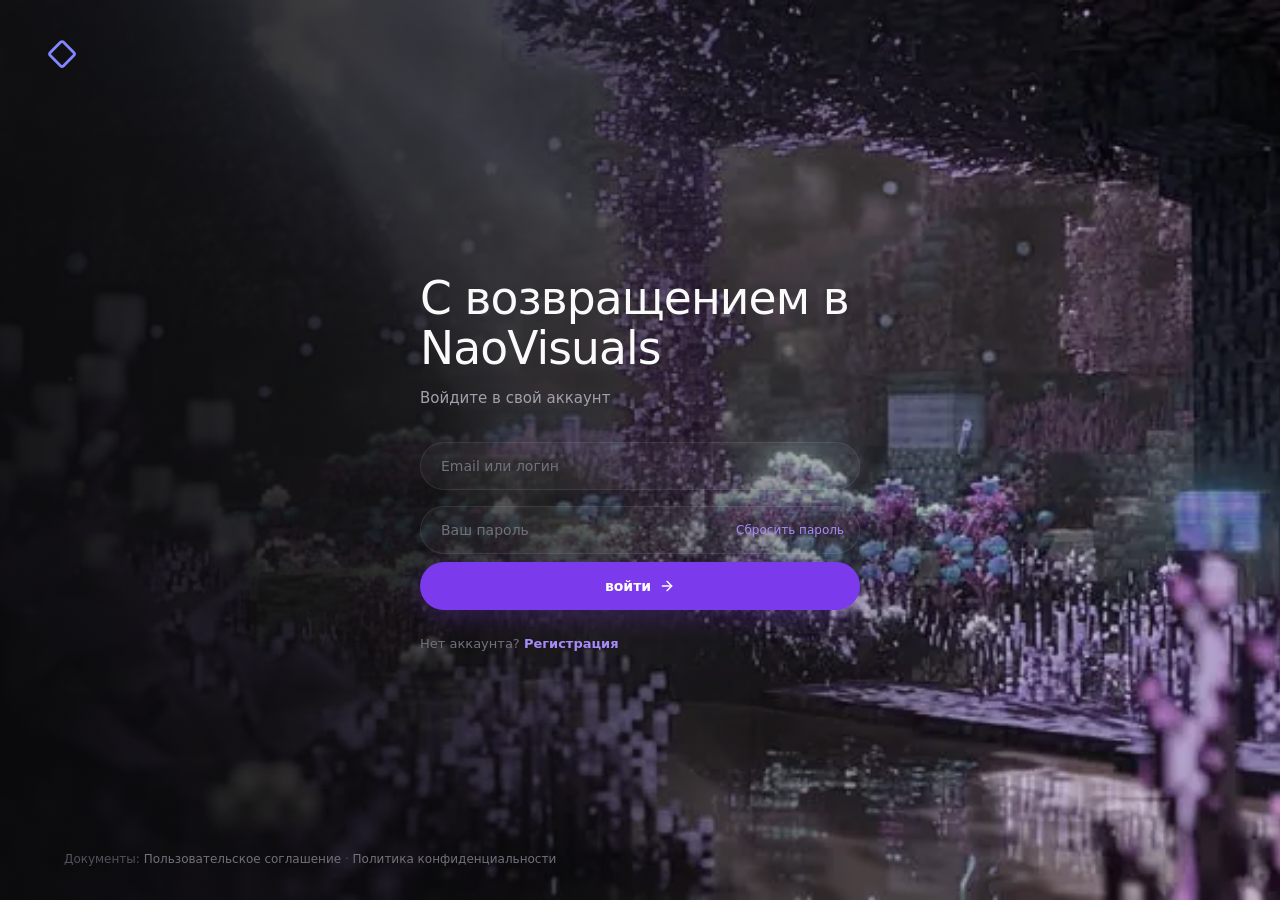
<file: auth.html>
﻿<!DOCTYPE html>
<html lang="en" class="dark">
<head><style>
@keyframes fadeInUp{from{opacity:0;transform:translateY(40px);filter:blur(4px)}to{opacity:1;transform:translateY(0) translateZ(0);filter:blur(0)}}
@keyframes fadeIn{from{opacity:0}to{opacity:1}}
</style>
<!-- by https://t.me/darkvibe -->
<meta charset="UTF-8">
<meta name="viewport" content="width=device-width, initial-scale=1, maximum-scale=1">
<meta name="theme-color" content="#09090b">
<title>Sign in | NaoVisuals — Premium DLC</title>
<link rel="icon" href="auth_files/explogo.svg">
<link rel="stylesheet" href="auth_files/d3b04696b5f13553.css">
<link rel="stylesheet" href="auth_files/e40074f82c91f54a.css">
<link rel="stylesheet" href="auth_files/22210f07b4ffce21.css">
<style>
body{margin:0;min-height:100vh;background:#0a0a0c;color:#e2e8f0;font-family:system-ui,-apple-system,sans-serif;overflow-x:hidden;overflow-y:auto}
.rel{position:relative;min-height:100vh;width:100%;overflow:hidden;background:#0a0a0c}
.bg-wrap{position:absolute;inset:0}
.bg-img{width:100%;height:100%;object-fit:cover;object-position:center}
.overlay{position:relative;z-index:1;display:flex;min-height:100vh;flex-direction:column;padding:40px 48px}
.gradient{position:absolute;inset:0;background:linear-gradient(to right,rgba(10,10,12,.92) 0%,rgba(10,10,12,.74) 34%,rgba(10,10,12,.36) 58%,transparent 82%)}
.content{position:relative;z-index:2;display:flex;flex-direction:column;padding:48px 40px 48px 64px;min-height:100vh}
.logo{display:inline-block;margin-bottom:auto}
.logo img{width:28px;height:28px}
.form-area{flex:1;display:flex;align-items:center;justify-content:center;padding:24px 0}
.form-wrap{width:100%;max-width:440px}
h1{font-size:clamp(2rem,4.5vw,2.85rem);font-weight:400;line-height:1.1;letter-spacing:-.02em;color:#fafafa;margin-bottom:12px;display:flex;flex-wrap:wrap}
h1 span{display:inline-block}
.subtitle{font-size:15px;color:#a1a1aa;line-height:1.6;margin-bottom:32px}
.inp{width:100%;height:48px;border-radius:9999px;border:1px solid rgba(255,255,255,.08);background:rgba(255,255,255,.04);padding:0 20px;color:#fafafa;font-size:14px;outline:none;transition:border-color .2s,background .2s}
.inp::placeholder{color:#71717a}
.inp:focus{border-color:rgba(255,255,255,.18);background:rgba(255,255,255,.07)}
.pw-wrap{position:relative}
.pw-wrap .inp{padding-right:140px}
.rst{position:absolute;right:16px;top:50%;transform:translateY(-50%);color:#a78bfa;font-size:12px;background:none;border:none;cursor:pointer;transition:color .2s}
.rst:hover{color:#c4b5fd}
.sub-btn{width:100%;height:48px;border-radius:9999px;background:#7c3aed;color:#fff;border:none;font-size:14px;font-weight:600;cursor:pointer;margin-top:8px;display:inline-flex;align-items:center;justify-content:center;gap:8px;box-shadow:0 8px 24px rgba(124,58,237,.25);transition:all .2s}
.sub-btn:hover{background:#6d28d9;box-shadow:0 12px 32px rgba(124,58,237,.3)}
.sub-btn svg{width:16px;height:16px;transition:transform .2s}
.sub-btn:hover svg{transform:translateX(2px)}
.switch{margin-top:24px;font-size:13px;color:#71717a}
.switch button{font-weight:600;color:#a78bfa;background:none;border:none;cursor:pointer;font-size:13px;transition:color .2s}
.switch button:hover{color:#c4b5fd}
.error{color:#f87171;font-size:13px;margin-bottom:16px;text-align:center}
.footer{position:absolute;bottom:32px;left:64px;z-index:2;font-size:12px;color:#52525b}
.footer a{color:#71717a;text-decoration:none;transition:color .2s}
.footer a:hover{color:#e2e8f0}
.form-box{display:none}
.form-box.active{display:block}
@media (max-width:640px){.overlay{padding:24px 20px}.footer{left:20px;bottom:20px}h1{font-size:clamp(1.5rem,7vw,2.2rem)}.pw-wrap .inp{padding-right:110px}}
@media (max-height:640px){.overlay{padding-top:20px;padding-bottom:20px}.logo{display:none}}
</style>

<style id="nao-ui-style">
html,body{overflow-x:hidden}
img{max-width:100%;height:auto}
#naoUI{font-family:system-ui,-apple-system,'Segoe UI',Roboto,Arial,sans-serif}
#naoAuthBtn{position:fixed;top:12px;right:16px;z-index:2147483000;display:flex;align-items:center;gap:8px}
#naoAuthBtn button,#naoAuthBtn a{cursor:pointer;font-size:13px;font-weight:600;color:#c4b5fd;text-decoration:none;background:rgba(124,58,237,.15);border:1px solid rgba(124,58,237,.32);padding:7px 15px;border-radius:999px;font-family:inherit;-webkit-backdrop-filter:blur(8px);backdrop-filter:blur(8px)}
#naoAuthBtn button:hover,#naoAuthBtn a:hover{background:rgba(124,58,237,.3)}
#naoAuthBtn .nao-out{color:#f87171;background:none;border:none;font-weight:500;font-size:12px;opacity:.85;padding:7px 6px}
#naoOverlay{position:fixed;inset:0;z-index:2147483647;display:none;overflow-y:auto;-webkit-overflow-scrolling:touch;background:rgba(3,3,6,.82);backdrop-filter:blur(8px)}
#naoOverlay.open{display:block}
.nao-center{min-height:100%;display:flex;align-items:center;justify-content:center;padding:22px 16px}
.nao-modal{position:relative;width:100%;max-width:380px;margin:auto;background:linear-gradient(165deg,#15151b 0%,#0b0b0e 60%);border:1px solid rgba(255,255,255,.09);border-radius:18px;padding:26px 24px 24px;color:#e4e4e7;box-shadow:0 30px 90px rgba(0,0,0,.65)}
.nao-brand{display:flex;align-items:center;gap:10px;margin:0 34px 18px 0}
.nao-brand .nao-dot{width:26px;height:26px;border-radius:8px;background:linear-gradient(150deg,#a78bfa,#7c3aed);box-shadow:0 0 18px rgba(124,58,237,.6)}
.nao-brand b{font-size:16px;letter-spacing:.2px;color:#f4f4f5}
#naoClose{position:absolute;top:12px;right:14px;width:30px;height:30px;display:flex;align-items:center;justify-content:center;background:rgba(255,255,255,.05);border:1px solid rgba(255,255,255,.07);border-radius:8px;color:#9a9aa5;font-size:18px;line-height:1;cursor:pointer}
#naoClose:hover{color:#fff;background:rgba(255,255,255,.1)}
.nao-tabs{display:flex;gap:6px;background:rgba(255,255,255,.04);border-radius:11px;padding:4px;margin-bottom:18px}
.nao-tab{flex:1;cursor:pointer;border:none;background:none;font-family:inherit;font-size:13px;font-weight:600;color:#8a8a95;padding:9px;border-radius:8px;transition:.15s}
.nao-tab.active{background:rgba(124,58,237,.24);color:#c4b5fd}
.nao-field{display:flex;flex-direction:column;gap:6px;margin-bottom:12px}
.nao-field label{font-size:12px;color:#a1a1aa}
.nao-field input{width:100%;box-sizing:border-box;background:rgba(255,255,255,.04);border:1px solid rgba(255,255,255,.09);border-radius:10px;padding:11px 13px;color:#f4f4f5;font-size:14px;outline:none;font-family:inherit;-webkit-appearance:none}
.nao-field input:focus{border-color:rgba(124,58,237,.6);background:rgba(124,58,237,.06)}
.nao-primary{width:100%;cursor:pointer;font-family:inherit;font-size:14px;font-weight:600;color:#fff;background:linear-gradient(150deg,#8b5cf6,#6d28d9);border:none;border-radius:10px;padding:12px;margin-top:4px}
.nao-primary:hover{filter:brightness(1.12)}
.nao-msg{min-height:16px;font-size:12px;margin:2px 0 6px}
.nao-row{display:flex;justify-content:space-between;gap:12px;padding:10px 0;border-bottom:1px solid rgba(255,255,255,.06);font-size:13px}
.nao-row span:first-child{color:#a1a1aa}
.nao-row span:last-child{color:#f4f4f5;font-weight:600;text-align:right;word-break:break-word}
.nao-actions{display:flex;gap:8px;margin-top:18px}
.nao-btn{flex:1;cursor:pointer;font-family:inherit;font-size:13px;font-weight:600;color:#c4b5fd;background:rgba(124,58,237,.16);border:1px solid rgba(124,58,237,.3);border-radius:10px;padding:11px}
.nao-btn:hover{background:rgba(124,58,237,.28)}
.nao-btn.danger{color:#f87171;border-color:rgba(248,113,113,.3);background:rgba(248,113,113,.1)}
#naoMobileNav{position:fixed;left:0;right:0;bottom:0;z-index:2147482000;display:none;justify-content:space-around;align-items:center;padding:8px 6px calc(8px + env(safe-area-inset-bottom));background:rgba(9,9,12,.98);backdrop-filter:blur(14px);border-top:1px solid rgba(255,255,255,.07)}
#naoMobileNav a{flex:1;text-align:center;font-family:system-ui,sans-serif;font-size:11px;font-weight:600;color:#a1a1aa;text-decoration:none;padding:6px 2px}
#naoMobileNav a:active{color:#c4b5fd}
@media (max-width:767px){#naoMobileNav{display:flex}body{padding-bottom:62px!important}}
@media (max-width:480px){#naoAuthBtn{top:10px;right:10px}.nao-modal{padding:22px 18px;border-radius:16px}.nao-brand b{font-size:15px}}
</style>
<meta http-equiv="Cache-Control" content="no-cache, no-store, must-revalidate"><meta http-equiv="Pragma" content="no-cache"><meta http-equiv="Expires" content="0"></head>
<!-- by https://t.me/darkvibe -->
<body>
<div class="rel">
  <div class="bg-wrap"><img class="bg-img" src="auth_files/logpage.webp" alt=""></div>
  <div class="gradient"></div>
  <div class="overlay">
    <a class="logo" href="index.html"><img src="auth_files/explogo.svg" alt="NaoVisuals"></a>
    <div class="form-area">
      <div class="form-wrap">
        <h1 id="title"><span>С возвращением в </span><span>NaoVisuals</span></h1>
        <p class="subtitle" id="sub">Войдите в свой аккаунт</p>
        <div class="error" id="err" style="display:none"></div>

        <div class="form-box active" id="f_login">
          <form onsubmit="return naoSubmit(event)">
            <input type="hidden" name="action" value="login">
            <div style="margin-bottom:16px"><input class="inp" type="text" name="username" placeholder="Email или логин" required></div>
            <div class="pw-wrap" style="margin-bottom:0"><input class="inp" type="password" name="password" placeholder="Ваш пароль" required><button class="rst" type="button" onclick="this.closest('form').reset()">Сбросить пароль</button></div>
            <button class="sub-btn" type="submit"><span>войти</span><svg xmlns="http://www.w3.org/2000/svg" width="24" height="24" viewBox="0 0 24 24" fill="none" stroke="currentColor" stroke-width="2" stroke-linecap="round" stroke-linejoin="round"><path d="M5 12h14"/><path d="m12 5 7 7-7 7"/></svg></button>
          </form>
        </div>

        <div class="form-box" id="f_reg">
          <form onsubmit="return naoSubmit(event)">
            <input type="hidden" name="action" value="register">
            <div style="margin-bottom:16px"><input class="inp" type="text" name="username" placeholder="Имя пользователя" required></div>
            <div style="margin-bottom:16px"><input class="inp" type="email" name="email" placeholder="Email" required></div>
            <div style="margin-bottom:0"><input class="inp" type="password" name="password" placeholder="Пароль" required minlength="4"></div>
            <button class="sub-btn" type="submit"><span>создать аккаунт</span><svg xmlns="http://www.w3.org/2000/svg" width="24" height="24" viewBox="0 0 24 24" fill="none" stroke="currentColor" stroke-width="2" stroke-linecap="round" stroke-linejoin="round"><path d="M5 12h14"/><path d="m12 5 7 7-7 7"/></svg></button>
          </form>
        </div>

        <p class="switch"><span id="sw_l">Нет аккаунта? </span><button id="sw_b" onclick="sw()">Регистрация</button></p>
      </div>
    </div>
    <div class="footer">Документы: <a href="documents.html">Пользовательское соглашение</a> · <a href="documents.html">Политика конфиденциальности</a></div>
  </div>
</div>
<script>
var lg=true;
function sw(){lg=!lg;document.getElementById('f_login').classList.toggle('active',lg);document.getElementById('f_reg').classList.toggle('active',!lg);document.getElementById('title').innerHTML=lg?'<span>С возвращением в </span><span>NaoVisuals</span>':'<span>Регистрация в </span><span>NaoVisuals</span>';document.getElementById('sub').textContent=lg?'Войдите в свой аккаунт':'Создайте новый аккаунт';document.getElementById('sw_l').textContent=lg?'Нет аккаунта? ':'Уже есть аккаунт? ';document.getElementById('sw_b').textContent=lg?'Регистрация':'Войти'}
</script>
<script>
function naoSubmit(ev){
  ev.preventDefault();
  var f=ev.target, act=f.querySelector('input[name=action]').value;
  var err=document.getElementById('err');
  function show(t,ok){err.textContent=t;err.style.display='block';err.style.color=ok?'#4ade80':'#f87171';}
  function loadUsers(){try{return JSON.parse(localStorage.getItem('nao_users'))||{};}catch(e){return {};}}
  function saveUsers(u){localStorage.setItem('nao_users',JSON.stringify(u));}
  function hash(salt,pw){var s=salt+'::'+pw,h=0x811c9dc5;for(var i=0;i<s.length;i++){h^=s.charCodeAt(i);h=Math.imul(h,16777619)>>>0;}return ('00000000'+h.toString(16)).slice(-8)+s.length.toString(16);}
  var us=loadUsers(), k;
  if(act==='login'){
    var iv=f.querySelector('input[name=username]').value.trim();
    var pwv=f.querySelector('input[name=password]').value;
    var u=null;
    for(var k in us){if(us[k].username.toLowerCase()===iv.toLowerCase()||(us[k].email||'').toLowerCase()===iv.toLowerCase()){u=us[k];break;}}
    if(!u){show('Пользователь не найден');return false;}
    if(hash(u.salt,pwv)!==u.hash){show('Неверный пароль');return false;}
    localStorage.setItem('nao_session',u.username);
    show('Успешный вход! Перенаправляем…',true);
    setTimeout(function(){location.href='index.html';},500);
    return false;
  }
  var un=f.querySelector('input[name=username]').value.trim();
  var em=f.querySelector('input[name=email]').value.trim();
  var pw=f.querySelector('input[name=password]').value;
  if(!un||!em||!pw){show('Заполните все поля');return false;}
  if(!/^[^@\s]+@[^@\s]+\.[^@\s]+$/.test(em)){show('Некорректный email');return false;}
  if(pw.length<4){show('Пароль слишком короткий (мин. 4)');return false;}
  for(var k2 in us){if(us[k2].username.toLowerCase()===un.toLowerCase()){show('Логин уже занят');return false;}if((us[k2].email||'').toLowerCase()===em.toLowerCase()){show('Почта уже используется');return false;}}
  var salt=Math.random().toString(36).slice(2);
  us[un]={username:un,email:em,salt:salt,hash:hash(salt,pw),created:Date.now(),sub:null,hwid:'NVV-'+Math.random().toString(36).slice(2,10).toUpperCase()};
  saveUsers(us);
  localStorage.setItem('nao_session',un);
  show('Аккаунт создан! Перенаправляем…',true);
  setTimeout(function(){location.href='index.html';},600);
  return false;
}
</script>
<div id="naoOverlay"><div class="nao-center"><div class="nao-modal"><button id="naoClose" data-act="close" aria-label="Закрыть">&times;</button><div class="nao-brand"><span class="nao-dot"></span><b>NaoVisuals</b></div><div id="naoAuthView"><div class="nao-tabs"><button class="nao-tab active" data-tab="login">Вход</button><button class="nao-tab" data-tab="register">Регистрация</button></div><div id="naoPaneLogin"><div class="nao-field"><label>Логин или email</label><input id="naoLoginId" autocomplete="username"></div><div class="nao-field"><label>Пароль</label><input id="naoLoginPw" type="password" autocomplete="current-password"></div><div class="nao-msg" id="naoLoginErr"></div><button class="nao-primary" data-act="login">Войти</button></div><div id="naoPaneReg" hidden><div class="nao-field"><label>Логин</label><input id="naoRegUn" autocomplete="username"></div><div class="nao-field"><label>Email</label><input id="naoRegEm" type="email" autocomplete="email"></div><div class="nao-field"><label>Пароль</label><input id="naoRegPw" type="password" autocomplete="new-password"></div><div class="nao-field"><label>Повторите пароль</label><input id="naoRegPw2" type="password" autocomplete="new-password"></div><div class="nao-msg" id="naoRegErr"></div><button class="nao-primary" data-act="register">Создать аккаунт</button></div></div><div id="naoProfileView" hidden><div class="nao-row"><span>Логин</span><span id="pLogin">—</span></div><div class="nao-row"><span>Email</span><span id="pEmail">—</span></div><div class="nao-row"><span>Дата регистрации</span><span id="pCreated">—</span></div><div class="nao-row"><span>Подписка</span><span id="pSub">Нет подписки</span></div><div class="nao-row"><span>HWID</span><span id="pHwid">—</span></div><div class="nao-row"><span>Аккаунтов</span><span id="pCount">0</span></div><div class="nao-actions"><button class="nao-btn" data-act="changepw">Сменить пароль</button><button class="nao-btn danger" data-act="logout">Выйти</button></div></div></div></div></div><nav id="naoMobileNav"><a href="index.html">Главная</a><a href="purchase.html">Покупка</a><a href="documents.html">Документы</a><a href="account.html">Профиль</a></nav></div>
<script id="nao-ui-script">
(function(){if(document.getElementById('__auth_panel'))return;var USERS='nao_users',SESS='nao_session';function id(x){return document.getElementById(x);}function loadUsers(){try{return JSON.parse(localStorage.getItem(USERS))||{};}catch(e){return {};}}function saveUsers(u){localStorage.setItem(USERS,JSON.stringify(u));}function hash(salt,pw){var str=salt+'::'+pw,h=0x811c9dc5;for(var i=0;i<str.length;i++){h^=str.charCodeAt(i);h=Math.imul(h,16777619)>>>0;}return ('00000000'+h.toString(16)).slice(-8)+str.length.toString(16);}function esc(x){return String(x).replace(/[&<>"]/g,function(c){return {'&':'&amp;','<':'&lt;','>':'&gt;','"':'&quot;'}[c];});}function cur(){return localStorage.getItem(SESS)||'';}function render(){var b=id('naoAuthBtn'),u=cur();b.innerHTML=u?('<a href="#" data-act="open-profile">'+esc(u)+'</a><button class="nao-out" data-act="logout">Выйти</button>'):'<button data-act="open-auth">Войти</button>';}function openO(){id('naoOverlay').classList.add('open');document.documentElement.style.overflow='hidden';}function closeO(){id('naoOverlay').classList.remove('open');document.documentElement.style.overflow='';}function setTab(t){var isL=t==='login';id('naoPaneLogin').hidden=!isL;id('naoPaneReg').hidden=isL;var tabs=document.querySelectorAll('.nao-tab');for(var i=0;i<tabs.length;i++)tabs[i].className='nao-tab'+(tabs[i].getAttribute('data-tab')===t?' active':'');id('naoLoginErr').textContent='';id('naoRegErr').textContent='';}function showAuth(t){id('naoProfileView').hidden=true;id('naoAuthView').hidden=false;setTab(t||'login');openO();}function showProfile(){var u=loadUsers()[cur()];if(!u){localStorage.removeItem(SESS);render();showAuth('login');return;}id('pLogin').textContent=u.username;id('pEmail').textContent=u.email||'—';id('pCreated').textContent=u.created?new Date(u.created).toLocaleString('ru-RU'):'—';id('pSub').textContent=u.sub||'Нет подписки';id('pHwid').textContent=u.hwid||'—';id('pCount').textContent=String(Object.keys(loadUsers()).length);id('naoAuthView').hidden=true;id('naoProfileView').hidden=false;openO();}function msg(i,t,ok){var e=id(i);e.textContent=t;e.style.color=ok?'#4ade80':'#f87171';}document.addEventListener('click',function(ev){var tg=ev.target;if(tg&&(tg.id==='naoOverlay'||tg.className==='nao-center')){closeO();return;}var t=tg.closest?tg.closest('[data-act],[data-tab]'):null;if(!t)return;var tab=t.getAttribute('data-tab');if(tab){ev.preventDefault();setTab(tab);return;}var act=t.getAttribute('data-act');if(act==='open-auth'){ev.preventDefault();showAuth('login');}else if(act==='open-profile'){ev.preventDefault();showProfile();}else if(act==='logout'){ev.preventDefault();localStorage.removeItem(SESS);render();closeO();}else if(act==='close'){ev.preventDefault();closeO();}else if(act==='register'){ev.preventDefault();var un=id('naoRegUn').value.trim(),em=id('naoRegEm').value.trim(),pw=id('naoRegPw').value,pw2=id('naoRegPw2').value;if(!un||!em||!pw){msg('naoRegErr','Заполните все поля');return;}if(!/^[^@\s]+@[^@\s]+\.[^@\s]+$/.test(em)){msg('naoRegErr','Некорректный email');return;}if(pw!==pw2){msg('naoRegErr','Пароли не совпадают');return;}if(pw.length<4){msg('naoRegErr','Пароль слишком короткий (мин. 4)');return;}var us=loadUsers();for(var k in us){if(us[k].username.toLowerCase()===un.toLowerCase()){msg('naoRegErr','Логин уже занят');return;}if((us[k].email||'').toLowerCase()===em.toLowerCase()){msg('naoRegErr','Почта уже используется');return;}}var salt=Math.random().toString(36).slice(2);us[un]={username:un,email:em,salt:salt,hash:hash(salt,pw),created:Date.now(),sub:null,hwid:'NVV-'+Math.random().toString(36).slice(2,10).toUpperCase()};saveUsers(us);localStorage.setItem(SESS,un);render();msg('naoRegErr','Аккаунт создан!',true);setTimeout(showProfile,450);}else if(act==='login'){ev.preventDefault();var iv=id('naoLoginId').value.trim(),p=id('naoLoginPw').value,us=loadUsers(),f=null;for(var k in us){if(us[k].username.toLowerCase()===iv.toLowerCase()||(us[k].email||'').toLowerCase()===iv.toLowerCase()){f=us[k];break;}}if(!f){msg('naoLoginErr','Пользователь не найден');return;}if(hash(f.salt,p)!==f.hash){msg('naoLoginErr','Неверный пароль');return;}localStorage.setItem(SESS,f.username);render();showProfile();}else if(act==='changepw'){ev.preventDefault();var u=loadUsers()[cur()];if(!u)return;var c=prompt('Текущий пароль:');if(c===null)return;if(hash(u.salt,c)!==u.hash){alert('Неверный текущий пароль');return;}var np=prompt('Новый пароль:');if(!np)return;if(np.length<4){alert('Слишком короткий');return;}var u2=loadUsers();u2[u.username].salt=Math.random().toString(36).slice(2);u2[u.username].hash=hash(u2[u.username].salt,np);saveUsers(u2);alert('Пароль изменён');}});document.addEventListener('keydown',function(e){if(e.key==='Escape')closeO();});render();})();</script>
</body>
</html>
</file>
<file: auth_files/e40074f82c91f54a.css>
@font-face{font-family:Onest;font-style:normal;font-weight:100 900;font-display:swap;src:url(/_next/static/media/7bb4ad34d7ebf0d7-s.woff2) format("woff2");unicode-range:u+0460-052f,u+1c80-1c8a,u+20b4,u+2de0-2dff,u+a640-a69f,u+fe2e-fe2f}@font-face{font-family:Onest;font-style:normal;font-weight:100 900;font-display:swap;src:url(/_next/static/media/c1f853e4758089a8-s.p.woff2) format("woff2");unicode-range:u+0301,u+0400-045f,u+0490-0491,u+04b0-04b1,u+2116}@font-face{font-family:Onest;font-style:normal;font-weight:100 900;font-display:swap;src:url(/_next/static/media/4c4943bfceab8361-s.woff2) format("woff2");unicode-range:u+0100-02ba,u+02bd-02c5,u+02c7-02cc,u+02ce-02d7,u+02dd-02ff,u+0304,u+0308,u+0329,u+1d00-1dbf,u+1e00-1e9f,u+1ef2-1eff,u+2020,u+20a0-20ab,u+20ad-20c0,u+2113,u+2c60-2c7f,u+a720-a7ff}@font-face{font-family:Onest;font-style:normal;font-weight:100 900;font-display:swap;src:url(/_next/static/media/6e50af2f4c313e23-s.p.woff2) format("woff2");unicode-range:u+00??,u+0131,u+0152-0153,u+02bb-02bc,u+02c6,u+02da,u+02dc,u+0304,u+0308,u+0329,u+2000-206f,u+20ac,u+2122,u+2191,u+2193,u+2212,u+2215,u+feff,u+fffd}@font-face{font-family:Onest Fallback;src:local("Arial");ascent-override:92.20%;descent-override:28.99%;line-gap-override:0.00%;size-adjust:105.20%}.__className_796408{font-family:Onest,Onest Fallback;font-style:normal}.__variable_796408{--font-sans:"Onest","Onest Fallback"}@font-face{font-family:Fira Code;font-style:normal;font-weight:300 700;font-display:swap;src:url(/_next/static/media/999e639cd9d85971-s.woff2) format("woff2");unicode-range:u+0460-052f,u+1c80-1c8a,u+20b4,u+2de0-2dff,u+a640-a69f,u+fe2e-fe2f}@font-face{font-family:Fira Code;font-style:normal;font-weight:300 700;font-display:swap;src:url(/_next/static/media/9af6411484c7e20a-s.woff2) format("woff2");unicode-range:u+0301,u+0400-045f,u+0490-0491,u+04b0-04b1,u+2116}@font-face{font-family:Fira Code;font-style:normal;font-weight:300 700;font-display:swap;src:url(/_next/static/media/e6b5cfd5a74e1cae-s.woff2) format("woff2");unicode-range:u+1f??}@font-face{font-family:Fira Code;font-style:normal;font-weight:300 700;font-display:swap;src:url(/_next/static/media/6aacc40b7795b725-s.woff2) format("woff2");unicode-range:u+0370-0377,u+037a-037f,u+0384-038a,u+038c,u+038e-03a1,u+03a3-03ff}@font-face{font-family:Fira Code;font-style:normal;font-weight:300 700;font-display:swap;src:url(/_next/static/media/67110d8fe39c5e84-s.woff2) format("woff2");unicode-range:u+2000-2001,u+2004-2008,u+200a,u+23b8-23bd,u+2500-259f}@font-face{font-family:Fira Code;font-style:normal;font-weight:300 700;font-display:swap;src:url(/_next/static/media/046b90749014f852-s.woff2) format("woff2");unicode-range:u+0100-02ba,u+02bd-02c5,u+02c7-02cc,u+02ce-02d7,u+02dd-02ff,u+0304,u+0308,u+0329,u+1d00-1dbf,u+1e00-1e9f,u+1ef2-1eff,u+2020,u+20a0-20ab,u+20ad-20c0,u+2113,u+2c60-2c7f,u+a720-a7ff}@font-face{font-family:Fira Code;font-style:normal;font-weight:300 700;font-display:swap;src:url(/_next/static/media/3703c28dcda155b1-s.p.woff2) format("woff2");unicode-range:u+00??,u+0131,u+0152-0153,u+02bb-02bc,u+02c6,u+02da,u+02dc,u+0304,u+0308,u+0329,u+2000-206f,u+20ac,u+2122,u+2191,u+2193,u+2212,u+2215,u+feff,u+fffd}@font-face{font-family:Fira Code Fallback;src:local("Arial");ascent-override:73.56%;descent-override:23.92%;line-gap-override:0.00%;size-adjust:134.59%}.__className_13fb82{font-family:Fira Code,Fira Code Fallback;font-style:normal}.__variable_13fb82{--font-mono:"Fira Code","Fira Code Fallback"}@font-face{font-family:fontDisplay;src:url(/_next/static/media/7477e5ab478adb7f-s.p.otf) format("opentype");font-display:swap;font-weight:100;font-style:normal}@font-face{font-family:fontDisplay;src:url(/_next/static/media/28692e6307c38c6d-s.p.otf) format("opentype");font-display:swap;font-weight:300;font-style:normal}@font-face{font-family:fontDisplay;src:url(/_next/static/media/539fc6aba550d3e3-s.p.otf) format("opentype");font-display:swap;font-weight:400;font-style:normal}@font-face{font-family:fontDisplay;src:url(/_next/static/media/fc04b3955295b007-s.p.otf) format("opentype");font-display:swap;font-weight:450;font-style:normal}@font-face{font-family:fontDisplay;src:url(/_next/static/media/4cdb2658b0e31629-s.p.otf) format("opentype");font-display:swap;font-weight:500;font-style:normal}@font-face{font-family:fontDisplay;src:url(/_next/static/media/f1c78991a2930945-s.p.otf) format("opentype");font-display:swap;font-weight:700;font-style:normal}@font-face{font-family:fontDisplay Fallback;src:local("Arial");ascent-override:79.29%;descent-override:20.87%;line-gap-override:0.00%;size-adjust:119.81%}.__className_ad20bc{font-family:fontDisplay,fontDisplay Fallback}.__variable_ad20bc{--font-display:"fontDisplay","fontDisplay Fallback"}
</file>
<file: auth_files/22210f07b4ffce21.css>
.magic-bento-grid{display:grid;gap:.75rem;position:relative;user-select:none}.magic-bento-card{display:flex;flex-direction:column;justify-content:space-between;position:relative;width:100%;padding:1.25rem;border-radius:16px;border:1px solid rgba(255,255,255,.06);background:rgba(255,255,255,.02);overflow:hidden;transition:border-color .3s ease,background .3s ease;--glow-x:50%;--glow-y:50%;--glow-intensity:0;--glow-radius:200px;--glow-color:110,116,227}.magic-bento-card:hover{border-color:rgba(255,255,255,.1);background:rgba(255,255,255,.04)}.magic-bento-card--border-glow:after{content:"";position:absolute;inset:0;padding:6px;background:radial-gradient(var(--glow-radius) circle at var(--glow-x) var(--glow-y),rgba(var(--glow-color),calc(var(--glow-intensity) * .7)) 0,rgba(var(--glow-color),calc(var(--glow-intensity) * .35)) 30%,transparent 60%);border-radius:inherit;-webkit-mask:linear-gradient(#fff 0 0) content-box,linear-gradient(#fff 0 0);-webkit-mask-composite:xor;mask:linear-gradient(#fff 0 0) content-box,linear-gradient(#fff 0 0);mask-composite:exclude;pointer-events:none;transition:opacity .3s ease;z-index:1}.particle-container{position:relative;overflow:hidden}.particle:before{content:"";position:absolute;top:-2px;left:-2px;right:-2px;bottom:-2px;background:rgba(110,116,227,.2);border-radius:50%;z-index:-1}.global-spotlight{mix-blend-mode:screen;will-change:transform,opacity;z-index:200!important;pointer-events:none}
</file>
